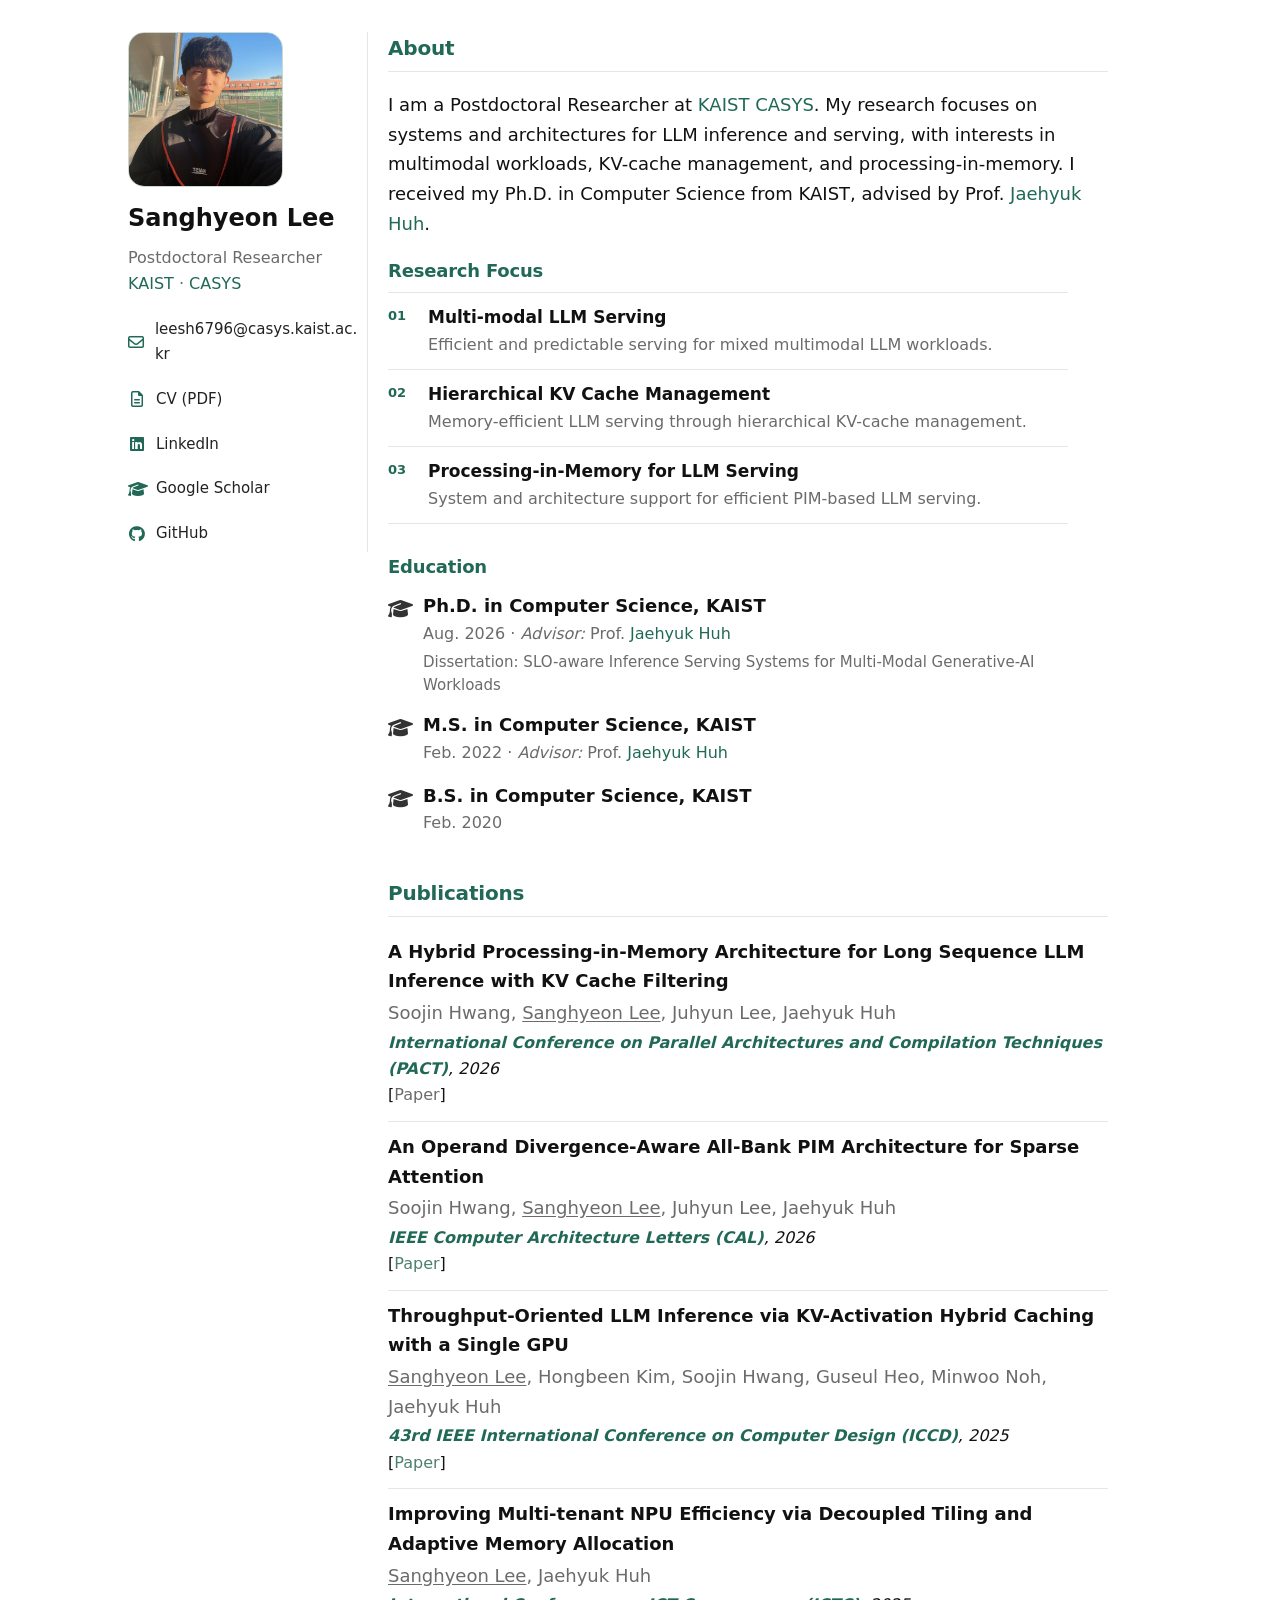
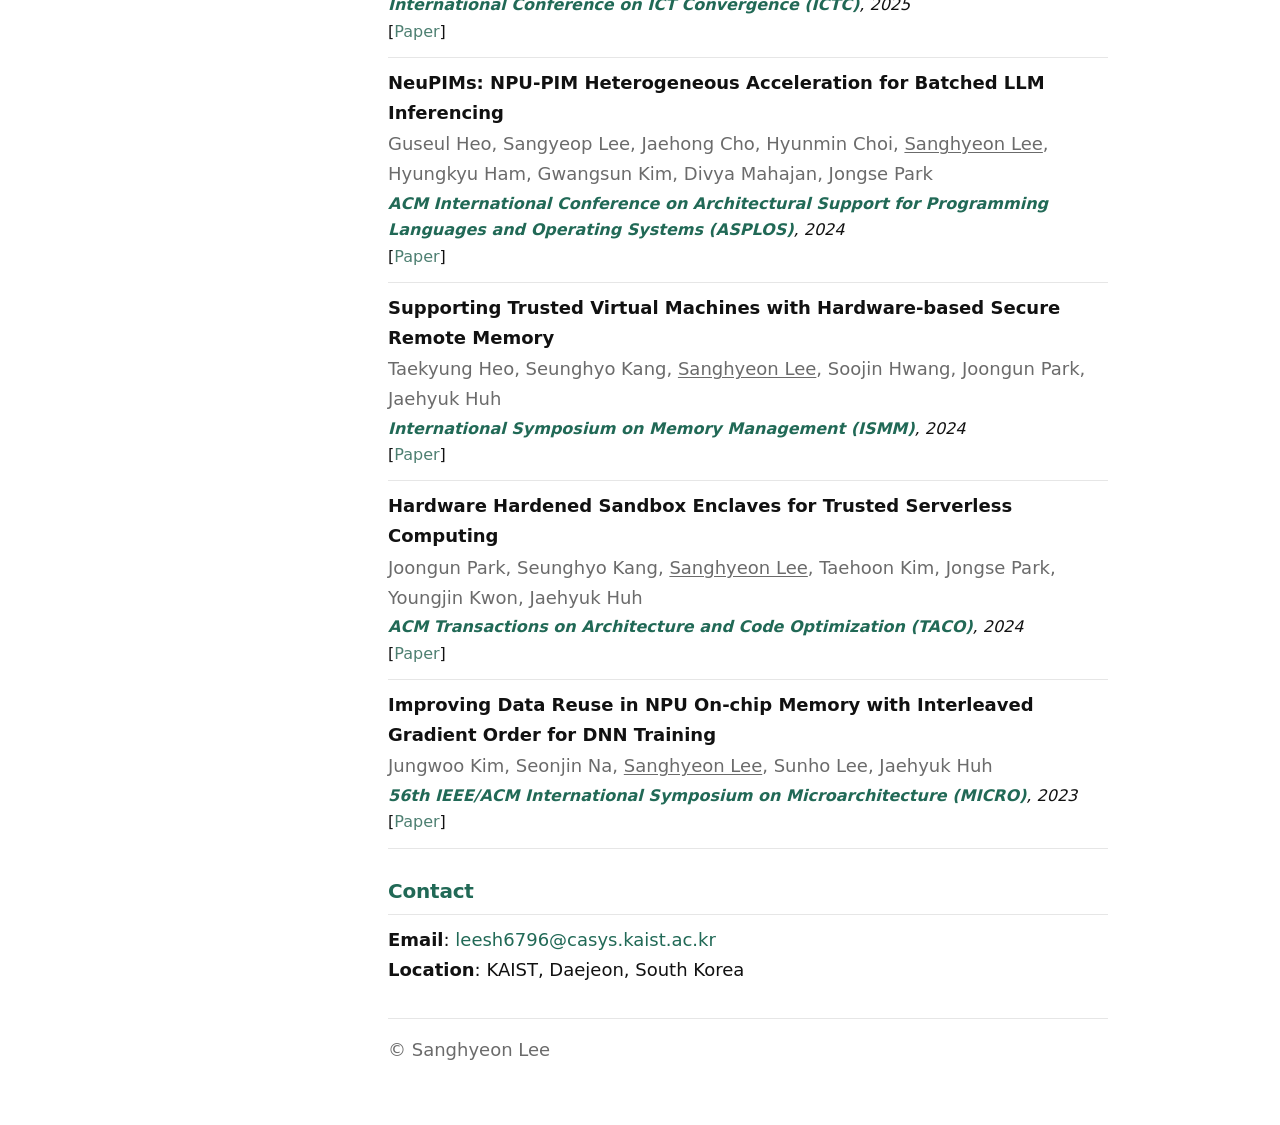
<file: index.html>
<!doctype html>
<html lang="en">
<head>
  <meta charset="utf-8" />
  <meta name="viewport" content="width=device-width, initial-scale=1" />
  <title>Sanghyeon Lee</title>
  <meta name="description" content="Academic homepage" />
  <link rel="stylesheet" href="https://cdnjs.cloudflare.com/ajax/libs/font-awesome/6.5.1/css/all.min.css" />
  <link rel="stylesheet" href="style.css" />
  <link rel="stylesheet" href="new-style.css" />
  <link rel="icon" type="image/svg+xml" href="assets/img/favicon.svg" />
</head>

<body>
  <div class="container two-col">
    <aside class="sidebar">
      <img class="avatar" src="assets/img/profile.jpg" alt="Profile photo" />

      <div class="name">Sanghyeon Lee</div>
      <div class="affil">
        Postdoctoral Researcher<br />
        <a href="https://www.kaist.ac.kr/">KAIST</a> · <a href="https://casyslab.kaist.ac.kr/">CASYS</a>
      </div>

      <div class="sidebar-links">
        <a class="sidebar-link" href="mailto:leesh6796@casys.kaist.ac.kr">
          <i class="fa-regular fa-envelope"></i><span>leesh6796@casys.kaist.ac.kr</span>
        </a>
        <a class="sidebar-link" href="assets/cv/cv.pdf">
          <i class="fa-regular fa-file-lines"></i><span>CV (PDF)</span>
        </a>
        <a class="sidebar-link" href="https://www.linkedin.com/in/sanghyeon-lee-9a23a245/">
          <i class="fa-brands fa-linkedin"></i><span>LinkedIn</span>
        </a>
        <a class="sidebar-link" href="https://scholar.google.com/citations?hl=ko&amp;user=hs2Y4RYAAAAJ">
          <i class="fa-solid fa-graduation-cap"></i><span>Google Scholar</span>
        </a>
        <a class="sidebar-link" href="https://github.com/leesh6796">
          <i class="fa-brands fa-github"></i><span>GitHub</span>
        </a>
      </div>
    </aside>

    <main class="content">
      <section id="about" class="section">
        <h2>About</h2>
        <p class="body">
          I am a Postdoctoral Researcher at <a href="https://www.kaist.ac.kr/">KAIST</a> <a href="https://casyslab.kaist.ac.kr/">CASYS</a>.
          My research focuses on systems and architectures for LLM inference and serving, with interests in multimodal workloads, KV-cache management, and processing-in-memory.
          I received my Ph.D. in Computer Science from KAIST, advised by Prof. <a href="https://jaehyuk-huh.github.io/">Jaehyuk Huh</a>.
        </p>

        <div class="split">
          <div>
            <h3>Research Focus</h3>
            <div class="research-focus">
              <article class="focus-item">
                <span class="focus-number">01</span>
                <div><strong>Multi-modal LLM Serving</strong><p>Efficient and predictable serving for mixed multimodal LLM workloads.</p></div>
              </article>
              <article class="focus-item">
                <span class="focus-number">02</span>
                <div><strong>Hierarchical KV Cache Management</strong><p>Memory-efficient LLM serving through hierarchical KV-cache management.</p></div>
              </article>
              <article class="focus-item">
                <span class="focus-number">03</span>
                <div><strong>Processing-in-Memory for LLM Serving</strong><p>System and architecture support for efficient PIM-based LLM serving.</p></div>
              </article>
            </div>
          </div>

          <div>
            <h3>Education</h3>
            <div class="edu-item">
              <div class="edu-icon"><i class="fa-solid fa-graduation-cap"></i></div>
              <div class="edu-content">
                <div class="edu-degree">Ph.D. in Computer Science, KAIST</div>
                <div class="edu-meta">Aug. 2026 <span aria-hidden="true">&middot;</span> <em>Advisor:</em> Prof. <a href="https://jaehyuk-huh.github.io/" target="_blank" rel="noopener noreferrer">Jaehyuk Huh</a></div>
                <div class="dissertation">Dissertation: SLO-aware Inference Serving Systems for Multi-Modal Generative-AI Workloads</div>
              </div>
            </div>
            <div class="edu-item">
              <div class="edu-icon"><i class="fa-solid fa-graduation-cap"></i></div>
              <div class="edu-content">
                <div class="edu-degree">M.S. in Computer Science, KAIST</div>
                <div class="edu-meta">Feb. 2022 <span aria-hidden="true">&middot;</span> <em>Advisor:</em> Prof. <a href="https://jaehyuk-huh.github.io/" target="_blank" rel="noopener noreferrer">Jaehyuk Huh</a></div>
              </div>
            </div>
            <div class="edu-item">
              <div class="edu-icon"><i class="fa-solid fa-graduation-cap"></i></div>
              <div class="edu-content">
                <div class="edu-degree">B.S. in Computer Science, KAIST</div>
                <div class="edu-meta">Feb. 2020</div>
              </div>
            </div>
          </div>
        </div>
      </section>

      <section id="publications" class="section">
        <h2>Publications</h2>
        <div id="pub-list" class="pub-list"><div class="muted body">Loading publications...</div></div>
      </section>

      <section id="contact" class="section">
        <h2>Contact</h2>
        <div class="body">
          <div><strong>Email</strong>: <a href="mailto:leesh6796@casys.kaist.ac.kr">leesh6796@casys.kaist.ac.kr</a></div>
          <div><strong>Location</strong>: KAIST, Daejeon, South Korea</div>
        </div>
      </section>

      <footer class="footer body"><div>© Sanghyeon Lee</div></footer>
    </main>
  </div>
  <script src="script.js"></script>
</body>
</html>
</file>
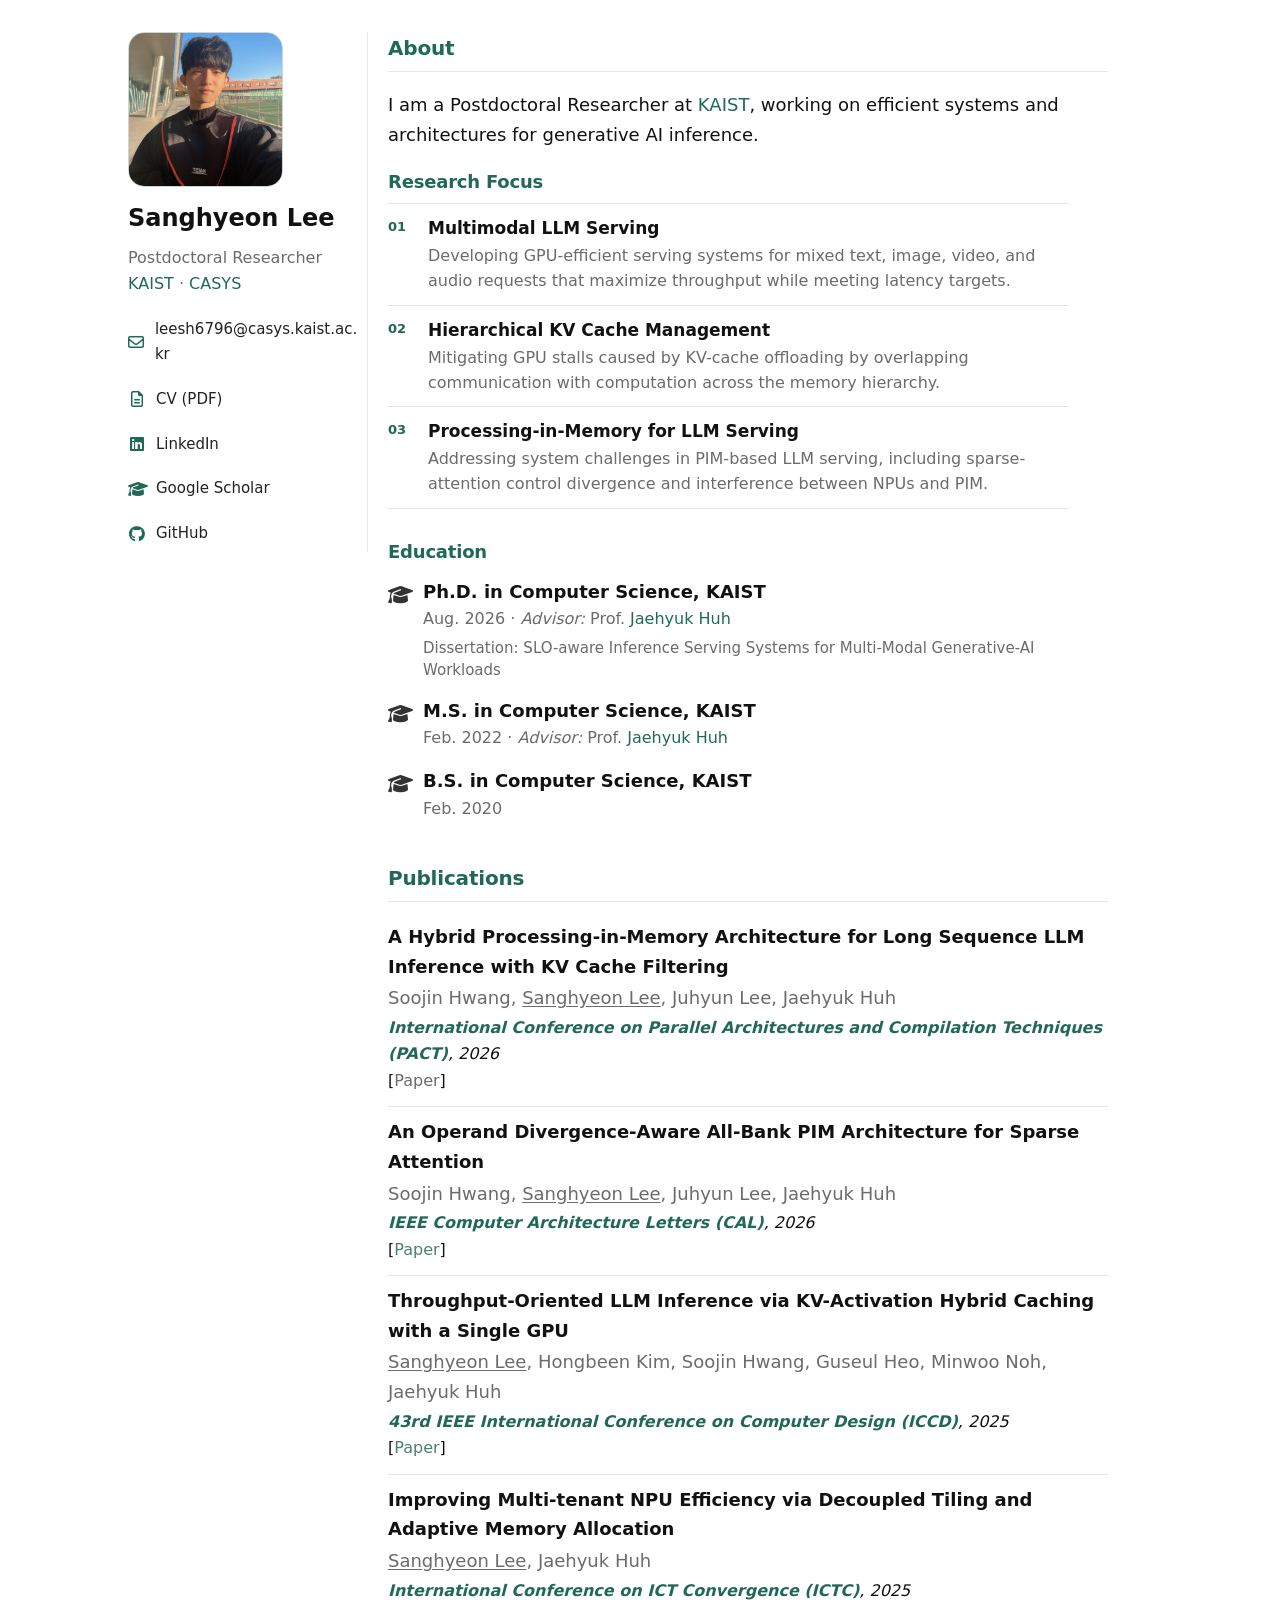
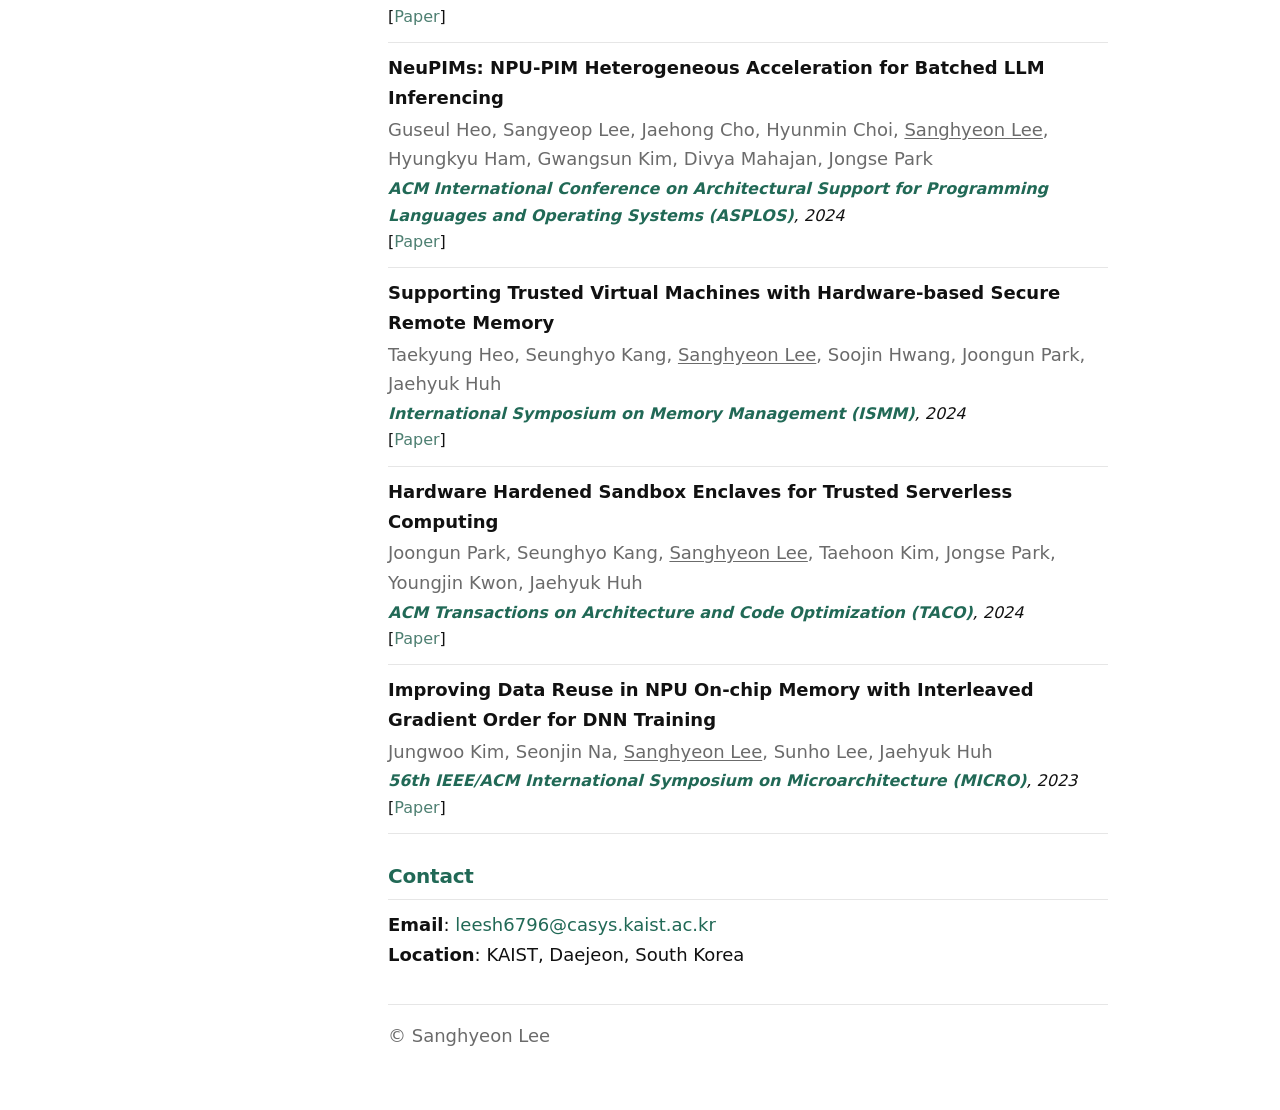
<file: new-index.html>
<!doctype html>
<html lang="en">
<head>
  <meta charset="utf-8" />
  <meta name="viewport" content="width=device-width, initial-scale=1" />
  <title>Sanghyeon Lee</title>
  <meta name="description" content="Academic homepage" />
  <link rel="stylesheet" href="https://cdnjs.cloudflare.com/ajax/libs/font-awesome/6.5.1/css/all.min.css" />
  <link rel="stylesheet" href="style.css" />
  <link rel="stylesheet" href="new-style.css" />
  <link rel="icon" type="image/svg+xml" href="assets/img/favicon.svg" />
</head>

<body>
  <div class="container two-col">
    <aside class="sidebar">
      <img class="avatar" src="assets/img/profile.jpg" alt="Profile photo" />

      <div class="name">Sanghyeon Lee</div>
      <div class="affil">
        Postdoctoral Researcher<br />
        <a href="https://www.kaist.ac.kr/">KAIST</a> · <a href="https://casyslab.kaist.ac.kr/">CASYS</a>
      </div>

      <div class="sidebar-links">
        <a class="sidebar-link" href="mailto:leesh6796@casys.kaist.ac.kr">
          <i class="fa-regular fa-envelope"></i><span>leesh6796@casys.kaist.ac.kr</span>
        </a>
        <a class="sidebar-link" href="assets/cv/cv.pdf">
          <i class="fa-regular fa-file-lines"></i><span>CV (PDF)</span>
        </a>
        <a class="sidebar-link" href="https://www.linkedin.com/in/sanghyeon-lee-9a23a245/">
          <i class="fa-brands fa-linkedin"></i><span>LinkedIn</span>
        </a>
        <a class="sidebar-link" href="https://scholar.google.com/citations?hl=ko&amp;user=hs2Y4RYAAAAJ">
          <i class="fa-solid fa-graduation-cap"></i><span>Google Scholar</span>
        </a>
        <a class="sidebar-link" href="https://github.com/leesh6796">
          <i class="fa-brands fa-github"></i><span>GitHub</span>
        </a>
      </div>
    </aside>

    <main class="content">
      <section id="about" class="section">
        <h2>About</h2>
        <p class="body">
          I am a Postdoctoral Researcher at <a href="https://www.kaist.ac.kr/">KAIST</a>,
          working on efficient systems and architectures for generative AI inference.
        </p>

        <div class="split">
          <div>
            <h3>Research Focus</h3>
            <div class="research-focus">
              <article class="focus-item">
                <span class="focus-number">01</span>
                <div><strong>Multimodal LLM Serving</strong><p>Developing GPU-efficient serving systems for mixed text, image, video, and audio requests that maximize throughput while meeting latency targets.</p></div>
              </article>
              <article class="focus-item">
                <span class="focus-number">02</span>
                <div><strong>Hierarchical KV Cache Management</strong><p>Mitigating GPU stalls caused by KV-cache offloading by overlapping communication with computation across the memory hierarchy.</p></div>
              </article>
              <article class="focus-item">
                <span class="focus-number">03</span>
                <div><strong>Processing-in-Memory for LLM Serving</strong><p>Addressing system challenges in PIM-based LLM serving, including sparse-attention control divergence and interference between NPUs and PIM.</p></div>
              </article>
            </div>
          </div>

          <div>
            <h3>Education</h3>
            <div class="edu-item">
              <div class="edu-icon"><i class="fa-solid fa-graduation-cap"></i></div>
              <div class="edu-content">
                <div class="edu-degree">Ph.D. in Computer Science, KAIST</div>
                <div class="edu-meta">Aug. 2026 <span aria-hidden="true">&middot;</span> <em>Advisor:</em> Prof. <a href="https://jaehyuk-huh.github.io/" target="_blank" rel="noopener noreferrer">Jaehyuk Huh</a></div>
                <div class="dissertation">Dissertation: SLO-aware Inference Serving Systems for Multi-Modal Generative-AI Workloads</div>
              </div>
            </div>
            <div class="edu-item">
              <div class="edu-icon"><i class="fa-solid fa-graduation-cap"></i></div>
              <div class="edu-content">
                <div class="edu-degree">M.S. in Computer Science, KAIST</div>
                <div class="edu-meta">Feb. 2022 <span aria-hidden="true">&middot;</span> <em>Advisor:</em> Prof. <a href="https://jaehyuk-huh.github.io/" target="_blank" rel="noopener noreferrer">Jaehyuk Huh</a></div>
              </div>
            </div>
            <div class="edu-item">
              <div class="edu-icon"><i class="fa-solid fa-graduation-cap"></i></div>
              <div class="edu-content">
                <div class="edu-degree">B.S. in Computer Science, KAIST</div>
                <div class="edu-meta">Feb. 2020</div>
              </div>
            </div>
          </div>
        </div>
      </section>

      <section id="publications" class="section">
        <h2>Publications</h2>
        <div id="pub-list" class="pub-list"><div class="muted body">Loading publications...</div></div>
      </section>

      <section id="contact" class="section">
        <h2>Contact</h2>
        <div class="body">
          <div><strong>Email</strong>: <a href="mailto:leesh6796@casys.kaist.ac.kr">leesh6796@casys.kaist.ac.kr</a></div>
          <div><strong>Location</strong>: KAIST, Daejeon, South Korea</div>
        </div>
      </section>

      <footer class="footer body"><div>© Sanghyeon Lee</div></footer>
    </main>
  </div>
  <script src="script.js"></script>
</body>
</html>
</file>
<file: style.css>
:root {
  /* neutrals */
  --text: #111111;
  --muted: #6b6b6b;
  --border: #e6e6e6;
  --bg: #ffffff;

  --primary: #05339C;
  --heading-color: var(--primary);
  --link: var(--primary);

  --secondary: #5F9598;
  --venue: var(--primary);
  --pubfile: var(--secondary);

  --accent: #1055C9;
  --award: var(--accent);

  --body-size: 18px;
  --heading-font: 'Inter', system-ui, sans-serif;
  --body-font: 'Inter', system-ui, sans-serif;
}




* { box-sizing: border-box; }

body {
  margin: 0;
  background: var(--bg);
  color: var(--text);
  font-family: var(--body-font);
  line-height: 1.65;
}

a { color: var(--link); text-decoration: none; }
a:hover { text-decoration: underline; }

.container {
  max-width: 1060px;
  margin: 0 auto;
  padding: 32px 18px 60px;
}

/* ===== 2 columns ===== */
.two-col {
  display: grid;
  grid-template-columns: 240px 1fr;
  gap: 20px;
  align-items: start;
}

/* ===== Sidebar ===== */
.sidebar {
  position: sticky;
  top: 20px;
  align-self: start;
  padding-right: 8px;
  border-right: 1px solid var(--border);
}

.avatar {
  width: 110px;
  height: 110px;
  border-radius: 999px;
  object-fit: cover;
  border: 1px solid var(--border);
  display: block;
}

.name {
  margin-top: 12px;
  font-family: var(--heading-font);
  font-size: 24px;
  font-weight: 700;
}

.affil {
  margin-top: 6px;
  color: var(--muted);
  font-size: 16px;
}

.sidebar-links {
  margin-top: 14px;
  display: flex;
  flex-direction: column;
  gap: 8px;
}

.sidebar-link {
  display: flex;
  align-items: center;
  gap: 10px;
  color: var(--text);
  text-decoration: none;
  padding: 6px 0;
}

.sidebar-link:hover { text-decoration: underline; }

.sidebar-link i {
  width: 18px;
  text-align: center;
  color: #222;
}

.sidebar-link span {
  font-size: 15px;
  color: #222;
  overflow-wrap: anywhere;
}

/* ===== Main typography ===== */
.content {
  min-width: 0;
  max-width: 720px;
}

.body { font-size: var(--body-size); }
.muted { color: var(--muted); }

.section + .section { margin-top: 26px; }

/* heading: unified font & rule */
h2, h3 {
  font-family: var(--heading-font);
  color: var(--heading-color);
  font-weight: 700;
  letter-spacing: -0.2px;
  margin: 0;
}

.section h2 {
  font-size: 20px;
  margin-bottom: 10px;
  padding-bottom: 6px;
  border-bottom: 1px solid var(--border);
}

h3 {
  font-size: 18px;
  margin-bottom: 6px;
}

/* Interests | Education split, no box */
.split {
  margin-top: 14px;
  display: grid;
  grid-template-columns: 1fr 1fr;
  gap: 24px;
  align-items: start;
}

/* ===== Education ===== */
.edu-item {
  display: flex;
  gap: 10px;
  margin: 10px 0 14px;
}

.edu-icon {
  flex-shrink: 0;
  margin-top: 2px;
  color: #333;
  font-size: 20px;
}

.edu-pursuing {
  color: #777;
}

.edu-degree {
  font-size: var(--body-size); /* unified */
  font-weight: 700;
}

.edu-year {
  font-weight: 400;
  color: var(--muted);
}

.edu-line {
  font-size: var(--body-size); /* unified */
}

.edu-line a {
  color: #000000;
}


/* ===== Publications (simple, like reference) ===== */
.pub-list { margin-top: 6px; }

.pub {
  padding: 10px 0 12px;
  border-bottom: 1px solid var(--border);
}

.pub-title {
  font-size: var(--body-size);
  font-weight: 800;
  margin-bottom: 2px;
}

.pub-authors {
  font-size: var(--body-size);
  color: var(--muted);
  margin-bottom: 2px;
}

.pub-authors .me {
  text-decoration: underline;
  text-underline-offset: 2px;
}

.pub-meta {
  font-size: 16px;
}

.pub-venue {
  font-style: italic;
  color: var(--venue);
  margin:0;
  font-weight: 600;
}

.pub-year {
  font-style: italic;
}

.pub-links {
  display: block;
  margin-left: 0;
}

.pub-links a {
  color: var(--pubfile);
  text-decoration: none;
}
.pub-links a:hover { text-decoration: underline; }

.pub-link-unavailable {
  color: var(--muted);
  cursor: default;
}

.pub-award {
  margin-top: 4px;
  font-size: var(--body-size);
  font-style: italic;
  color: var(--award);
}

/* ===== Footer ===== */
.footer {
  margin-top: 34px;
  padding-top: 16px;
  border-top: 1px solid var(--border);
  color: var(--muted);
}

/* ===== Responsive ===== */
@media (max-width: 900px) {
  .two-col { grid-template-columns: 1fr; }
  .sidebar {
    position: static;
    border-right: none;
    padding-right: 0;
    border-bottom: 1px solid var(--border);
    padding-bottom: 14px;
    margin-bottom: 8px;
  }
  .split { grid-template-columns: 1fr; }
}
.interests {
  margin: 0;
  padding-left: 18px;   /* bullet 들여쓰기 */
  font-size: var(--body-size);
}

.interests li {
  margin: 2px 0;
}
</file>
<file: new-style.css>
:root {
  --primary: #216956;
  --heading-color: var(--primary);
  --link: var(--primary);
  --secondary: #4d7f71;
  --venue: var(--primary);
  --pubfile: var(--secondary);
  --accent: #2f7b67;
  --award: var(--accent);
}

.avatar {
  width: 155px;
  height: 155px;
  border-radius: 16px;
  border-color: #cbd8d2;
}

.sidebar-link i { color: var(--primary); }

.split {
  grid-template-columns: 1fr;
  gap: 28px;
}

.dissertation {
  margin-top: 4px;
  color: var(--muted);
  font-size: 15px;
  line-height: 1.5;
}

.edu-meta {
  color: var(--muted);
  font-size: 16px;
}

.research-focus {
  max-width: 680px;
  border-top: 1px solid var(--border);
}

.focus-item {
  display: grid;
  grid-template-columns: 28px 1fr;
  gap: 12px;
  padding: 10px 0 11px;
  border-bottom: 1px solid var(--border);
}

.focus-number {
  padding-top: 2px;
  color: var(--primary);
  font-size: 13px;
  font-weight: 700;
}

.focus-item strong {
  display: block;
  color: var(--text);
  font-size: 17px;
}

.focus-item p {
  margin: 2px 0 0;
  color: var(--muted);
  font-size: 16px;
  line-height: 1.55;
}
</file>
